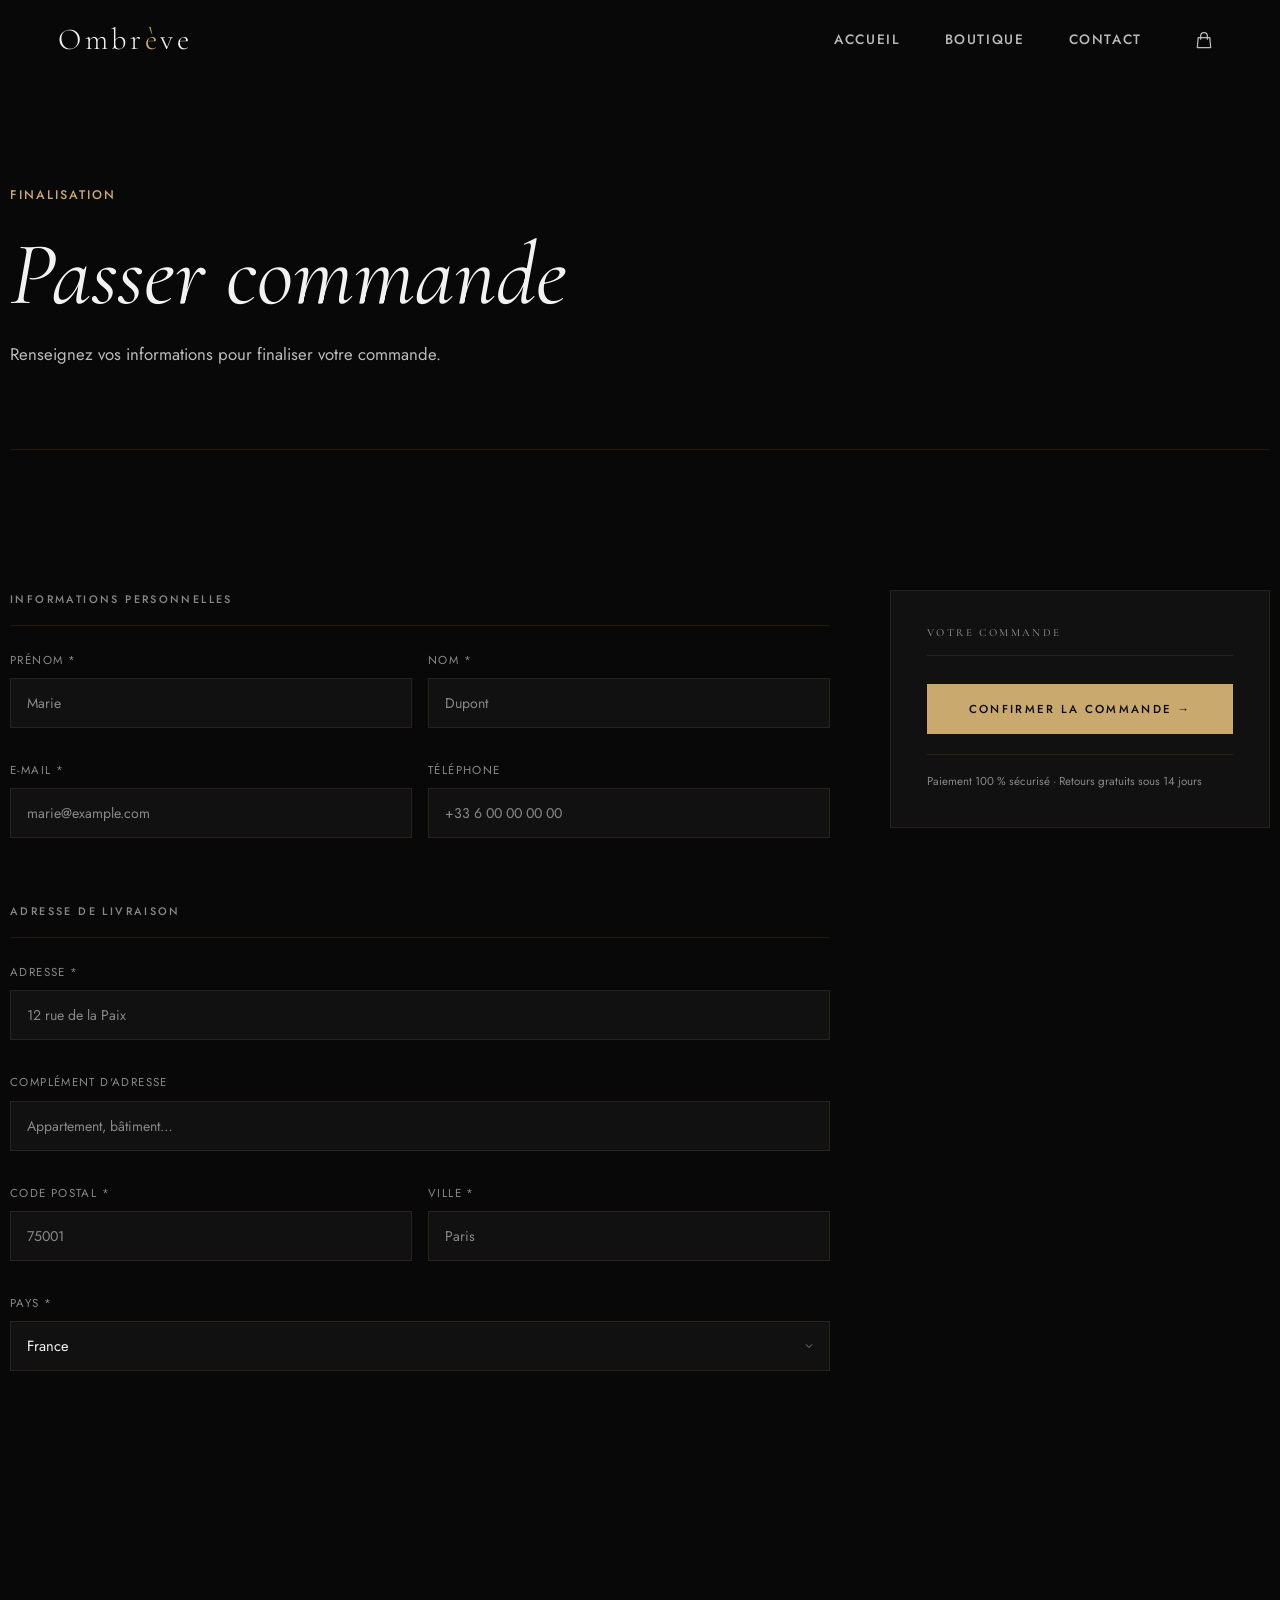
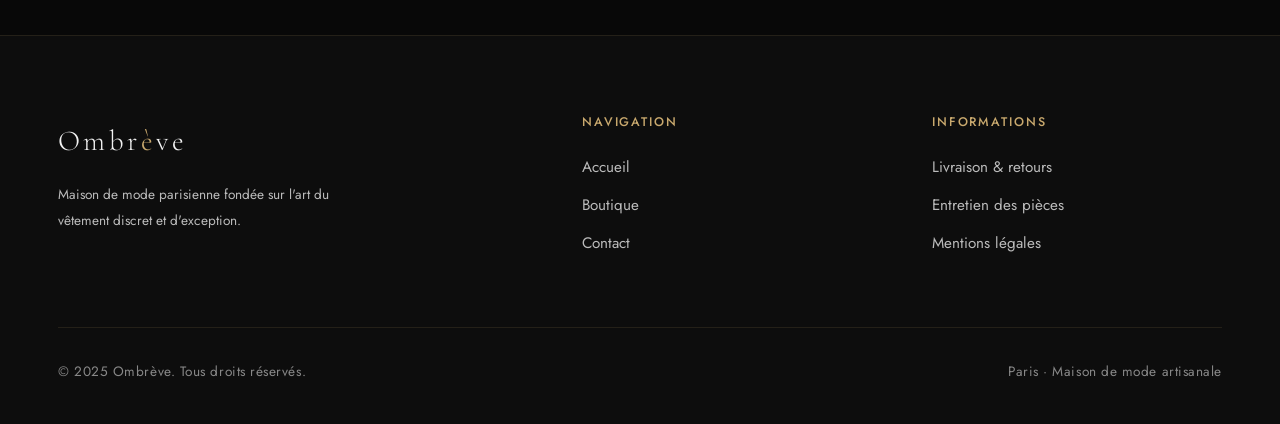
<file: commande.html>
<!DOCTYPE html>
<html lang="fr">
<head>
  <meta charset="UTF-8" />
  <meta name="viewport" content="width=device-width, initial-scale=1.0" />
  <title>Passer commande — Ombrève</title>
  <link rel="stylesheet" href="style.css" />
  <style>
    /* ── LAYOUT ─────────────────────────────────────── */
    .commande-layout {
      display: grid;
      grid-template-columns: 1fr 380px;
      gap: 60px;
      align-items: start;
      padding: 60px 0 120px;
    }

    /* ── FORMULAIRE ─────────────────────────────────── */
    .form-section {
      margin-bottom: 48px;
    }
    .form-section__title {
      font-size: 0.68rem;
      font-weight: 500;
      letter-spacing: 0.22em;
      text-transform: uppercase;
      color: var(--text-3);
      margin-bottom: 24px;
      padding-bottom: 16px;
      border-bottom: 1px solid var(--border);
    }
    .form-row {
      display: grid;
      grid-template-columns: 1fr 1fr;
      gap: 16px;
    }
    .form-group {
      display: flex;
      flex-direction: column;
      gap: 8px;
      margin-bottom: 16px;
    }
    .form-group--full { grid-column: 1 / -1; }
    label {
      font-size: 0.72rem;
      letter-spacing: 0.12em;
      text-transform: uppercase;
      color: var(--text-3);
    }
    input, select {
      background: var(--bg-card);
      border: 1px solid var(--border);
      color: var(--text);
      padding: 13px 16px;
      font-size: 0.92rem;
      font-family: var(--font-body);
      outline: none;
      transition: border-color 0.25s ease;
      width: 100%;
      box-sizing: border-box;
      appearance: none;
    }
    input:focus, select:focus {
      border-color: var(--gold-dark);
    }
    input::placeholder { color: var(--text-3); font-size: 0.88rem; }
    select { background-image: url("data:image/svg+xml,%3Csvg xmlns='http://www.w3.org/2000/svg' width='12' height='12' viewBox='0 0 24 24' fill='none' stroke='%23888' stroke-width='2'%3E%3Cpath d='M6 9l6 6 6-6'/%3E%3C/svg%3E"); background-repeat: no-repeat; background-position: right 14px center; padding-right: 36px; }

    /* ── RÉSUMÉ ─────────────────────────────────────── */
    .order-summary {
      background: var(--bg-card);
      border: 1px solid var(--border);
      padding: 36px;
      position: sticky;
      top: 100px;
    }
    .order-summary h3 {
      font-size: 0.68rem;
      font-weight: 500;
      letter-spacing: 0.22em;
      text-transform: uppercase;
      color: var(--text-3);
      margin-bottom: 24px;
      padding-bottom: 16px;
      border-bottom: 1px solid var(--border);
    }
    .summary-items { margin-bottom: 24px; }
    .summary-item {
      display: flex;
      align-items: center;
      gap: 14px;
      padding: 12px 0;
      border-bottom: 1px solid var(--border);
    }
    .summary-item:last-child { border-bottom: none; }
    .summary-item__img {
      width: 54px;
      aspect-ratio: 3/4;
      overflow: hidden;
      flex-shrink: 0;
    }
    .summary-item__img img {
      width: 100%; height: 100%;
      object-fit: cover; object-position: center top;
      filter: brightness(0.9);
    }
    .summary-item__name {
      font-family: var(--font-title);
      font-style: italic;
      font-size: 1rem;
      color: var(--text);
      flex: 1;
    }
    .summary-item__price {
      font-size: 0.88rem;
      color: var(--gold);
      flex-shrink: 0;
    }
    .summary-totals .total-row {
      display: flex;
      justify-content: space-between;
      padding: 10px 0;
      font-size: 0.85rem;
      color: var(--text-2);
      border-bottom: 1px solid var(--border);
    }
    .summary-totals .total-row:last-child { border-bottom: none; }
    .summary-totals .total-row em { color: #7dcfa0; font-style: normal; font-size: 0.78rem; }
    .total-row--final {
      font-family: var(--font-title);
      font-size: 1.3rem !important;
      color: var(--text) !important;
      padding-top: 16px !important;
      margin-top: 4px;
    }
    .total-row--final span:last-child { color: var(--gold); }

    /* ── BOUTON ─────────────────────────────────────── */
    .confirm-btn {
      display: block;
      width: 100%;
      margin-top: 28px;
      padding: 17px;
      background: var(--gold);
      color: #080808;
      font-size: 0.72rem;
      font-weight: 500;
      letter-spacing: 0.2em;
      text-transform: uppercase;
      border: none;
      cursor: pointer;
      transition: background 0.3s ease;
      text-align: center;
    }
    .confirm-btn:hover { background: var(--gold-light); }
    .confirm-btn:disabled {
      opacity: 0.4;
      cursor: not-allowed;
      background: var(--gold);
    }

    /* ── CONFIRMATION ───────────────────────────────── */
    #confirmationMsg {
      display: none;
      text-align: center;
      padding: 80px 40px;
      grid-column: 1 / -1;
    }
    #confirmationMsg .confirm-icon {
      font-size: 3rem;
      color: var(--gold);
      margin-bottom: 24px;
    }
    #confirmationMsg h2 {
      font-family: var(--font-title);
      font-style: italic;
      font-size: 2.4rem;
      margin-bottom: 16px;
    }
    #confirmationMsg p { color: var(--text-2); font-size: 0.95rem; margin-bottom: 36px; line-height: 1.8; }

    .form-error {
      font-size: 0.72rem;
      color: #e06060;
      margin-top: 4px;
      display: none;
    }
    input.invalid { border-color: #e06060; }

    @media (max-width: 900px) {
      .commande-layout { grid-template-columns: 1fr; gap: 40px; }
      .order-summary { position: static; }
    }
    @media (max-width: 560px) {
      .form-row { grid-template-columns: 1fr; }
    }
  </style>
</head>
<body>

  <!-- NAV -->
  <nav class="nav">
    <div class="container">
      <div class="nav__inner">
        <a href="index.html" class="nav__logo">Ombr<em>è</em>ve</a>
        <div class="nav__links" id="navLinks">
          <a href="index.html">Accueil</a>
          <a href="boutique.html">Boutique</a>
          <a href="contact.html">Contact</a>
          <a href="panier.html" class="nav__cart">
            <svg width="20" height="20" fill="none" stroke="currentColor" viewBox="0 0 24 24"><path stroke-linecap="round" stroke-linejoin="round" stroke-width="1.5" d="M16 11V7a4 4 0 00-8 0v4M5 9h14l1 12H4L5 9z"/></svg>
            <span class="cart-count">0</span>
          </a>
        </div>
        <button class="nav__hamburger" id="hamburger" aria-label="Menu" aria-expanded="false">
          <span></span><span></span><span></span>
        </button>
      </div>
      <div class="nav__mobile" id="mobileMenu">
        <a href="index.html">Accueil</a>
        <a href="boutique.html">Boutique</a>
        <a href="contact.html">Contact</a>
        <a href="panier.html">Mon panier</a>
      </div>
    </div>
  </nav>

  <!-- PAGE HERO -->
  <div class="page-hero container fade-up">
    <span class="tag">Finalisation</span>
    <h1>Passer commande</h1>
    <p>Renseignez vos informations pour finaliser votre commande.</p>
  </div>

  <!-- CONTENU -->
  <section class="section--sm container">
    <div class="commande-layout" id="commandeLayout">

      <!-- FORMULAIRE -->
      <form id="orderForm" novalidate>

        <!-- Identité -->
        <div class="form-section">
          <p class="form-section__title">Informations personnelles</p>
          <div class="form-row">
            <div class="form-group">
              <label for="prenom">Prénom *</label>
              <input type="text" id="prenom" placeholder="Marie" required />
              <span class="form-error">Champ requis.</span>
            </div>
            <div class="form-group">
              <label for="nom">Nom *</label>
              <input type="text" id="nom" placeholder="Dupont" required />
              <span class="form-error">Champ requis.</span>
            </div>
            <div class="form-group">
              <label for="email">E-mail *</label>
              <input type="email" id="email" placeholder="marie@example.com" required />
              <span class="form-error">Adresse e-mail invalide.</span>
            </div>
            <div class="form-group">
              <label for="telephone">Téléphone</label>
              <input type="tel" id="telephone" placeholder="+33 6 00 00 00 00" />
            </div>
          </div>
        </div>

        <!-- Livraison -->
        <div class="form-section">
          <p class="form-section__title">Adresse de livraison</p>
          <div class="form-row">
            <div class="form-group form-group--full">
              <label for="adresse">Adresse *</label>
              <input type="text" id="adresse" placeholder="12 rue de la Paix" required />
              <span class="form-error">Champ requis.</span>
            </div>
            <div class="form-group form-group--full">
              <label for="complement">Complément d'adresse</label>
              <input type="text" id="complement" placeholder="Appartement, bâtiment…" />
            </div>
            <div class="form-group">
              <label for="codePostal">Code postal *</label>
              <input type="text" id="codePostal" placeholder="75001" required />
              <span class="form-error">Champ requis.</span>
            </div>
            <div class="form-group">
              <label for="ville">Ville *</label>
              <input type="text" id="ville" placeholder="Paris" required />
              <span class="form-error">Champ requis.</span>
            </div>
            <div class="form-group form-group--full">
              <label for="pays">Pays *</label>
              <select id="pays" required>
                <option value="FR">France</option>
                <option value="BE">Belgique</option>
                <option value="CH">Suisse</option>
                <option value="LU">Luxembourg</option>
                <option value="MC">Monaco</option>
                <option value="other">Autre pays</option>
              </select>
            </div>
          </div>
        </div>


      </form>

      <!-- RÉSUMÉ COMMANDE -->
      <div class="order-summary">
        <h3>Votre commande</h3>
        <div class="summary-items" id="summaryItems"></div>
        <div class="summary-totals" id="summaryTotals"></div>
        <button class="confirm-btn" id="confirmBtn" type="button">Confirmer la commande →</button>
        <div class="summary-note" style="margin-top:20px;padding-top:16px;border-top:1px solid var(--border);font-size:0.72rem;color:var(--text-3);line-height:1.75">
          Paiement 100 % sécurisé · Retours gratuits sous 14 jours
        </div>
      </div>

      <!-- CONFIRMATION -->
      <div id="confirmationMsg">
        <div class="confirm-icon">✓</div>
        <h2>Commande confirmée</h2>
        <p>Merci pour votre commande.<br>Vous recevrez une confirmation par e-mail sous peu.<br>Nos équipes préparent votre colis avec soin.</p>
        <a href="boutique.html" class="btn btn--outline">Retour à la boutique</a>
      </div>

    </div>
  </section>

  <!-- FOOTER -->
  <footer class="footer">
    <div class="container">
      <div class="footer__inner">
        <div class="footer__brand">
          <a href="index.html" class="footer__logo">Ombr<em>è</em>ve</a>
          <p>Maison de mode parisienne fondée sur l'art du vêtement discret et d'exception.</p>
        </div>
        <div class="footer__col">
          <h4>Navigation</h4>
          <ul>
            <li><a href="index.html">Accueil</a></li>
            <li><a href="boutique.html">Boutique</a></li>
            <li><a href="contact.html">Contact</a></li>
          </ul>
        </div>
        <div class="footer__col">
          <h4>Informations</h4>
          <ul>
            <li><a href="#">Livraison & retours</a></li>
            <li><a href="#">Entretien des pièces</a></li>
            <li><a href="#">Mentions légales</a></li>
          </ul>
        </div>
      </div>
      <div class="footer__bottom">
        <span>© 2025 Ombrève. Tous droits réservés.</span>
        <span>Paris · Maison de mode artisanale</span>
      </div>
    </div>
  </footer>

  <script src="script.js"></script>
  <script>
    // Afficher le résumé de commande depuis le panier
    const cart = JSON.parse(localStorage.getItem('ombreveCart') || '[]');
    const summaryItems = document.getElementById('summaryItems');
    const summaryTotals = document.getElementById('summaryTotals');

    if (cart.length === 0) {
      summaryItems.innerHTML = '<p style="color:var(--text-3);font-size:0.88rem">Panier vide.</p>';
    } else {
      let total = 0;
      cart.forEach(item => {
        const price = parseFloat(item.price);
        const subtotal = price * (item.qty || 1);
        total += subtotal;
        summaryItems.innerHTML += `
          <div class="summary-item">
            <div class="summary-item__img"><img src="${item.img || ''}" alt="${item.name}" /></div>
            <span class="summary-item__name">${item.name}${item.size ? ' · ' + item.size : ''}</span>
            <span class="summary-item__price">${subtotal.toLocaleString('fr-FR')} €</span>
          </div>`;
      });
      const livraison = total >= 200 ? 'Offerte' : '9,90 €';
      const livraisonVal = total >= 200 ? 0 : 9.90;
      summaryTotals.innerHTML = `
        <div class="total-row"><span>Sous-total</span><span>${total.toLocaleString('fr-FR')} €</span></div>
        <div class="total-row"><span>Livraison</span><span><em>${livraison}</em></span></div>
        <div class="total-row total-row--final"><span>Total</span><span>${(total + livraisonVal).toLocaleString('fr-FR')} €</span></div>`;
    }

    // Validation et soumission
    document.getElementById('confirmBtn').addEventListener('click', () => {
      const form = document.getElementById('orderForm');
      const required = form.querySelectorAll('[required]');
      let valid = true;

      required.forEach(field => {
        const err = field.nextElementSibling;
        field.classList.remove('invalid');
        if (err) err.style.display = 'none';

        if (!field.value.trim()) {
          valid = false;
          field.classList.add('invalid');
          if (err) err.style.display = 'block';
        } else if (field.type === 'email' && !/^[^\s@]+@[^\s@]+\.[^\s@]+$/.test(field.value)) {
          valid = false;
          field.classList.add('invalid');
          if (err) err.style.display = 'block';
      });

      if (valid) {
        localStorage.removeItem('ombreveCart');
        document.getElementById('commandeLayout').querySelectorAll(':scope > *:not(#confirmationMsg)').forEach(el => el.style.display = 'none');
        const msg = document.getElementById('confirmationMsg');
        msg.style.display = 'block';
        window.scrollTo({ top: 0, behavior: 'smooth' });
      }
    });
  </script>
</body>
</html>
</file>
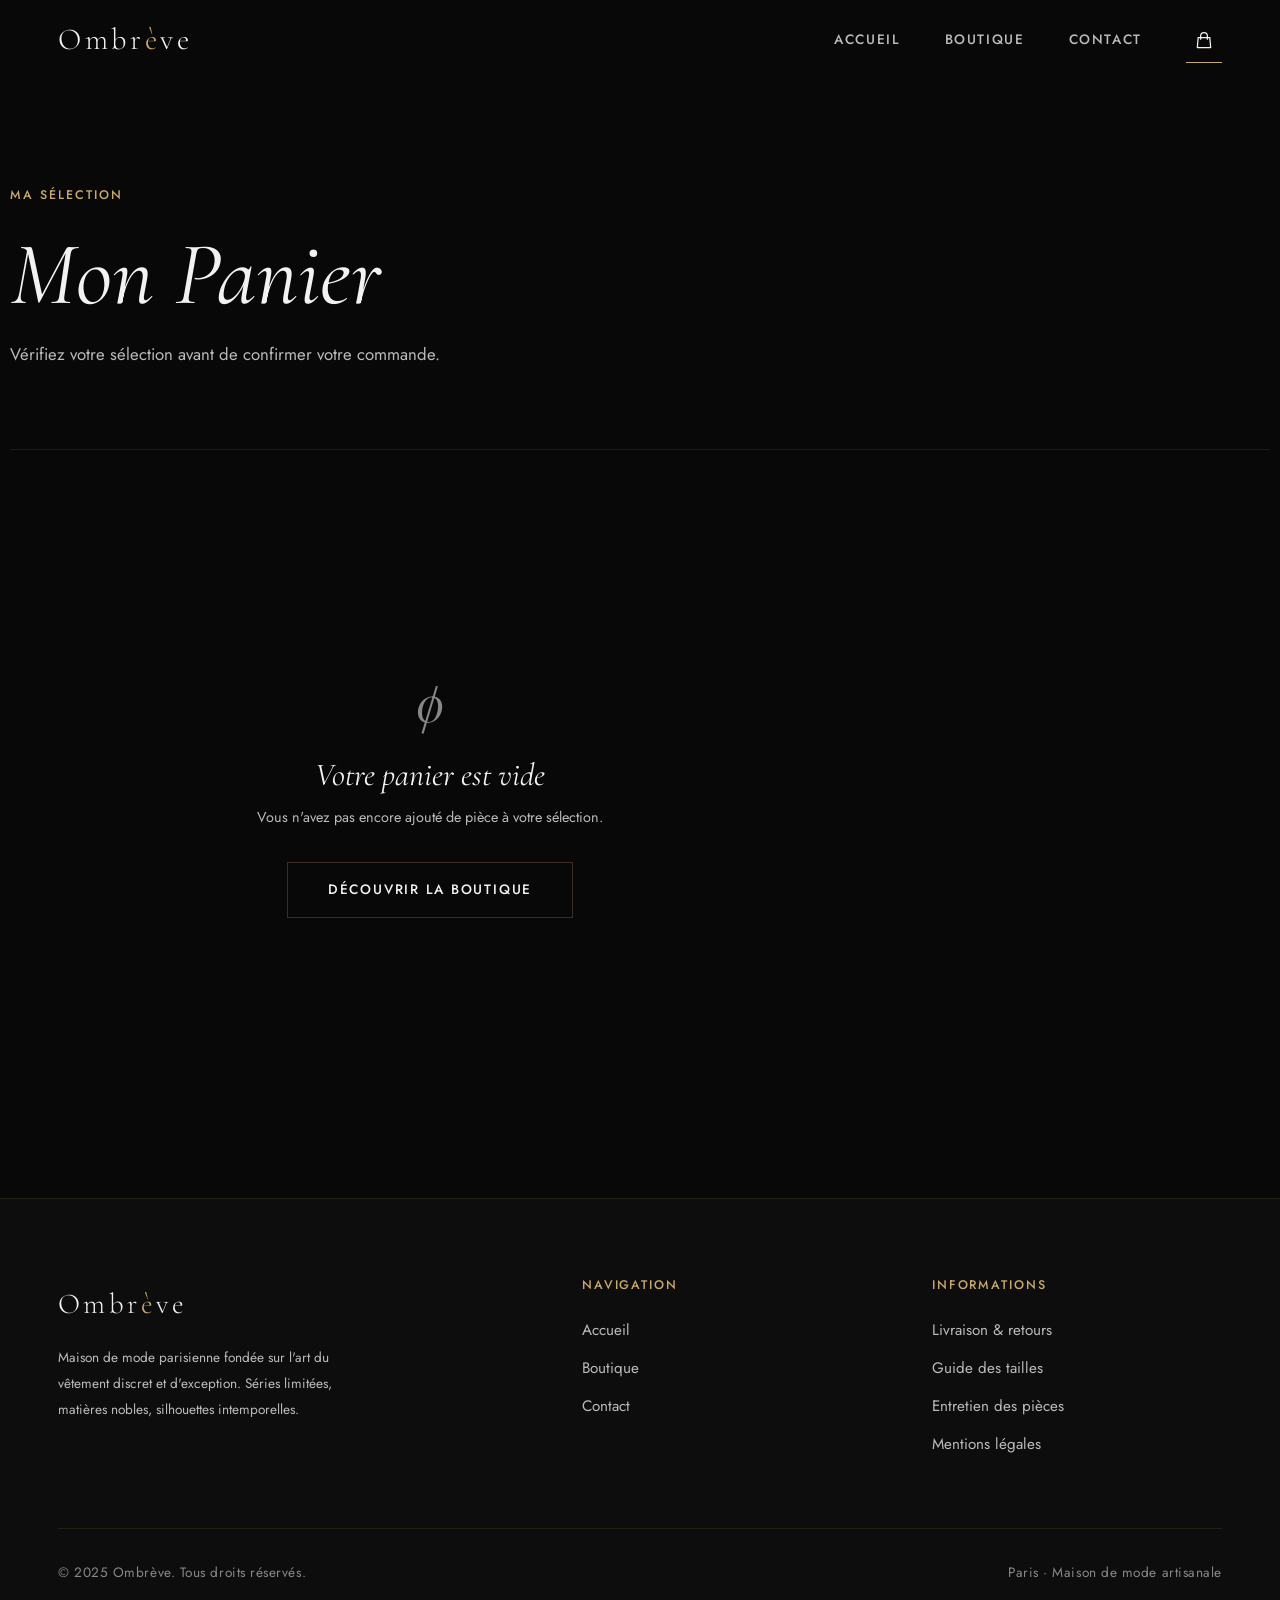
<file: panier.html>
<!DOCTYPE html>
<html lang="fr">
<head>
  <meta charset="UTF-8" />
  <meta name="viewport" content="width=device-width, initial-scale=1.0" />
  <title>Mon Panier — Ombrève</title>
  <link rel="stylesheet" href="style.css" />
  <style>
    /* ── LAYOUT PANIER ─────────────────────────────── */
    .panier-layout {
      display: grid;
      grid-template-columns: 1fr 360px;
      gap: 60px;
      align-items: start;
      padding: 60px 0 120px;
    }

    /* ── ITEMS ─────────────────────────────────────── */
    .cart-item {
      display: grid;
      grid-template-columns: 100px 1fr auto auto auto;
      gap: 28px;
      align-items: center;
      padding: 28px 0;
      border-bottom: 1px solid var(--border);
    }
    .cart-item:first-child { border-top: 1px solid var(--border); }

    .cart-item__img {
      width: 100px;
      aspect-ratio: 3/4;
      overflow: hidden;
      flex-shrink: 0;
    }
    .cart-item__img img {
      width: 100%;
      height: 100%;
      object-fit: cover;
      object-position: center top;
      display: block;
      filter: brightness(0.9);
    }

    .cart-item__info { min-width: 0; }
    .cart-item__cat {
      font-size: 0.62rem;
      letter-spacing: 0.18em;
      text-transform: uppercase;
      color: var(--text-3);
      margin-bottom: 4px;
    }
    .cart-item__name {
      font-family: var(--font-title);
      font-style: italic;
      font-size: 1.3rem;
      color: var(--text);
      margin-bottom: 6px;
    }
    .cart-item__price-unit {
      font-size: 0.82rem;
      color: var(--text-3);
    }

    .cart-item__qty {
      display: flex;
      align-items: center;
      gap: 0;
      border: 1px solid var(--border);
    }
    .qty-btn {
      width: 34px;
      height: 34px;
      background: transparent;
      border: none;
      color: var(--text-2);
      font-size: 1.1rem;
      display: flex;
      align-items: center;
      justify-content: center;
      cursor: pointer;
      transition: color 0.2s ease, background 0.2s ease;
    }
    .qty-btn:hover { color: var(--gold); background: rgba(201,169,110,0.06); }
    .qty-value {
      width: 36px;
      text-align: center;
      font-size: 0.85rem;
      color: var(--text);
      border-left: 1px solid var(--border);
      border-right: 1px solid var(--border);
      line-height: 34px;
    }

    .cart-item__subtotal {
      font-family: var(--font-title);
      font-size: 1.2rem;
      color: var(--gold);
      min-width: 80px;
      text-align: right;
    }

    .cart-item__remove {
      background: none;
      border: none;
      color: var(--text-3);
      width: 32px;
      height: 32px;
      display: flex;
      align-items: center;
      justify-content: center;
      transition: color 0.2s ease;
      cursor: pointer;
      flex-shrink: 0;
    }
    .cart-item__remove:hover { color: #e06060; }

    /* ── EMPTY STATE ───────────────────────────────── */
    #cartEmpty {
      display: none;
      text-align: center;
      padding: 80px 0;
      grid-column: 1 / -1;
    }
    #cartEmpty .empty-icon {
      font-family: var(--font-title);
      font-size: 4rem;
      font-style: italic;
      color: var(--text-3);
      margin-bottom: 24px;
      line-height: 1;
    }
    #cartEmpty h2 {
      font-size: 2rem;
      font-style: italic;
      margin-bottom: 12px;
    }
    #cartEmpty p { color: var(--text-2); font-size: 0.9rem; margin-bottom: 32px; }

    /* ── RÉSUMÉ COMMANDE ───────────────────────────── */
    .cart-summary {
      background: var(--bg-card);
      border: 1px solid var(--border);
      padding: 36px;
      position: sticky;
      top: 100px;
    }
    .cart-summary h3 {
      font-size: 0.68rem;
      font-weight: 500;
      letter-spacing: 0.22em;
      text-transform: uppercase;
      color: var(--text-3);
      margin-bottom: 28px;
      padding-bottom: 20px;
      border-bottom: 1px solid var(--border);
    }

    .total-row {
      display: flex;
      justify-content: space-between;
      align-items: center;
      padding: 10px 0;
      font-size: 0.85rem;
      color: var(--text-2);
      border-bottom: 1px solid var(--border);
    }
    .total-row:last-child { border-bottom: none; }
    .total-row em { color: #7dcfa0; font-style: normal; font-size: 0.78rem; }
    .total-row--final {
      font-family: var(--font-title);
      font-size: 1.3rem;
      color: var(--text);
      padding-top: 16px;
      margin-top: 4px;
    }
    .total-row--final span:last-child { color: var(--gold); }

    .checkout-btn {
      display: block;
      width: 100%;
      margin-top: 24px;
      padding: 17px;
      background: var(--gold);
      color: #080808;
      font-size: 0.72rem;
      font-weight: 500;
      letter-spacing: 0.2em;
      text-transform: uppercase;
      border: none;
      cursor: pointer;
      transition: background 0.3s ease;
      text-align: center;
      text-decoration: none;
    }
    .checkout-btn:hover { background: var(--gold-light); }

    .continue-link {
      display: block;
      text-align: center;
      margin-top: 16px;
      font-size: 0.7rem;
      letter-spacing: 0.16em;
      text-transform: uppercase;
      color: var(--text-3);
      transition: color 0.2s ease;
    }
    .continue-link:hover { color: var(--text-2); }

    .summary-note {
      margin-top: 24px;
      padding-top: 20px;
      border-top: 1px solid var(--border);
      font-size: 0.75rem;
      color: var(--text-3);
      line-height: 1.75;
    }

    @media (max-width: 900px) {
      .panier-layout { grid-template-columns: 1fr; gap: 40px; }
      .cart-summary { position: static; }
    }
    @media (max-width: 600px) {
      .cart-item { grid-template-columns: 80px 1fr; grid-template-rows: auto auto; }
      .cart-item__img { width: 80px; }
      .cart-item__qty { grid-column: 2; }
      .cart-item__subtotal { grid-column: 2; text-align: left; }
      .cart-item__remove { grid-column: 1; grid-row: 1; justify-self: end; margin-top: 4px; }
    }
  </style>
</head>
<body>

  <!-- NAV -->
  <nav class="nav">
    <div class="container">
      <div class="nav__inner">
        <a href="index.html" class="nav__logo">Ombr<em>è</em>ve</a>
        <div class="nav__links" id="navLinks">
          <a href="index.html">Accueil</a>
          <a href="boutique.html">Boutique</a>
          <a href="contact.html">Contact</a>
          <a href="panier.html" class="nav__cart active">
            <svg width="20" height="20" fill="none" stroke="currentColor" viewBox="0 0 24 24"><path stroke-linecap="round" stroke-linejoin="round" stroke-width="1.5" d="M16 11V7a4 4 0 00-8 0v4M5 9h14l1 12H4L5 9z"/></svg>
            <span class="cart-count">0</span>
          </a>
        </div>
        <button class="nav__hamburger" id="hamburger" aria-label="Menu" aria-expanded="false">
          <span></span><span></span><span></span>
        </button>
      </div>
      <div class="nav__mobile" id="mobileMenu">
        <a href="index.html">Accueil</a>
        <a href="boutique.html">Boutique</a>
        <a href="contact.html">Contact</a>
        <a href="panier.html">Mon panier</a>
      </div>
    </div>
  </nav>

  <!-- PAGE HERO -->
  <div class="page-hero container fade-up">
    <span class="tag">Ma sélection</span>
    <h1>Mon Panier</h1>
    <p>Vérifiez votre sélection avant de confirmer votre commande.</p>
  </div>

  <!-- PANIER -->
  <section class="section--sm container">
    <div class="panier-layout">

      <!-- Liste articles -->
      <div>
        <!-- État vide -->
        <div id="cartEmpty">
          <div class="empty-icon">∅</div>
          <h2>Votre panier est vide</h2>
          <p>Vous n'avez pas encore ajouté de pièce à votre sélection.</p>
          <a href="boutique.html" class="btn btn--outline">Découvrir la boutique</a>
        </div>
        <!-- Articles -->
        <div id="cartItems"></div>
      </div>

      <!-- Résumé -->
      <div id="cartSummary" style="display:none">
        <div class="cart-summary">
          <h3>Récapitulatif</h3>
          <div id="cartTotal"></div>
          <a href="commande.html" class="checkout-btn">Passer commande →</a>
          <a href="boutique.html" class="continue-link">← Continuer mes achats</a>
          <div class="summary-note">
            Livraison offerte dès 200 € d'achat · Retours gratuits sous 14 jours · Paiement 100 % sécurisé
          </div>
        </div>
      </div>

    </div>
  </section>

  <!-- FOOTER -->
  <footer class="footer">
    <div class="container">
      <div class="footer__inner">
        <div class="footer__brand">
          <a href="index.html" class="footer__logo">Ombr<em>è</em>ve</a>
          <p>Maison de mode parisienne fondée sur l'art du vêtement discret et d'exception. Séries limitées, matières nobles, silhouettes intemporelles.</p>
        </div>
        <div class="footer__col">
          <h4>Navigation</h4>
          <ul>
            <li><a href="index.html">Accueil</a></li>
            <li><a href="boutique.html">Boutique</a></li>
            <li><a href="contact.html">Contact</a></li>
          </ul>
        </div>
        <div class="footer__col">
          <h4>Informations</h4>
          <ul>
            <li><a href="#">Livraison & retours</a></li>
            <li><a href="#">Guide des tailles</a></li>
            <li><a href="#">Entretien des pièces</a></li>
            <li><a href="#">Mentions légales</a></li>
          </ul>
        </div>
      </div>
      <div class="footer__bottom">
        <span>© 2025 Ombrève. Tous droits réservés.</span>
        <span>Paris · Maison de mode artisanale</span>
      </div>
    </div>
  </footer>

  <script src="script.js"></script>
</body>
</html>
</file>
<file: style.css>
@import url('https://fonts.googleapis.com/css2?family=Cormorant+Garamond:ital,wght@0,300;0,400;0,500;1,300;1,400;1,500&family=Jost:wght@300;400;500&display=swap');

/* ── VARIABLES ───────────────────────────────────────── */
:root {
  --bg:         #080808;
  --bg-2:       #0D0D0D;
  --bg-card:    #111111;
  --text:       #F2F2F2;
  --text-2:     #BBBBBB;
  --text-3:     #888888;
  --gold:       #C9A96E;
  --gold-light: #E8D5A8;
  --gold-dark:  #8B7355;
  --border:     rgba(201, 169, 110, 0.12);
  --border-md:  rgba(201, 169, 110, 0.25);
  --font-title: 'Cormorant Garamond', serif;
  --font-body:  'Jost', sans-serif;
  --transition: 0.4s ease;
  --ease-out:   cubic-bezier(0.22, 1, 0.36, 1);
}

/* ── RESET ───────────────────────────────────────────── */
*, *::before, *::after { box-sizing: border-box; margin: 0; padding: 0; }
html { scroll-behavior: smooth; }
body {
  background: var(--bg);
  color: var(--text);
  font-family: var(--font-body);
  font-weight: 400;
  line-height: 1.75;
  -webkit-font-smoothing: antialiased;
}
img { display: block; max-width: 100%; }
a { color: inherit; text-decoration: none; }
button { cursor: pointer; font-family: var(--font-body); }
ul { list-style: none; }

/* ── LAYOUT ──────────────────────────────────────────── */
.container { max-width: 1260px; margin: 0 auto; padding: 0 48px; }
.section    { padding: 120px 0; }
.section--sm { padding: 80px 0; }

/* ── TYPE ────────────────────────────────────────────── */
h1, h2, h3, h4 { font-family: var(--font-title); font-weight: 400; line-height: 1.08; }
h1 { font-size: clamp(3.2rem, 7vw, 7rem); }
h2 { font-size: clamp(2rem, 4vw, 3.4rem); }
h3 { font-size: 1.6rem; }

.tag {
  display: inline-block;
  font-size: 0.78rem;
  font-weight: 500;
  letter-spacing: 0.16em;
  text-transform: uppercase;
  color: var(--gold);
  margin-bottom: 20px;
}

/* ── BUTTONS ─────────────────────────────────────────── */
.btn {
  display: inline-block;
  font-family: var(--font-body);
  font-size: 0.85rem;
  font-weight: 500;
  letter-spacing: 0.13em;
  text-transform: uppercase;
  padding: 16px 40px;
  border: none;
  transition: var(--transition);
  cursor: pointer;
}
.btn--gold {
  background: var(--gold);
  color: #080808;
}
.btn--gold:hover { background: var(--gold-light); }

.btn--outline {
  background: transparent;
  border: 1px solid var(--border-md);
  color: var(--text);
  padding: 15px 40px;
}
.btn--outline:hover { border-color: var(--gold); color: var(--gold); }

.btn--text {
  background: none;
  border: none;
  color: var(--text-2);
  padding: 0;
  font-size: 0.85rem;
  letter-spacing: 0.12em;
  text-transform: uppercase;
  position: relative;
  display: inline-block;
}
.btn--text::after {
  content: '';
  position: absolute;
  bottom: -3px; left: 0;
  width: 0; height: 1px;
  background: var(--gold);
  transition: width 0.35s var(--ease-out);
}
.btn--text:hover { color: var(--gold); }
.btn--text:hover::after { width: 100%; }

/* ── NAV ─────────────────────────────────────────────── */
.nav {
  position: fixed;
  top: 0; left: 0; right: 0;
  z-index: 100;
  transition: background 0.5s ease, border-color 0.5s ease;
  border-bottom: 1px solid transparent;
}
.nav.scrolled {
  background: rgba(8, 8, 8, 0.95);
  backdrop-filter: blur(16px);
  -webkit-backdrop-filter: blur(16px);
  border-color: var(--border);
}
.nav__inner {
  display: flex;
  align-items: center;
  justify-content: space-between;
  height: 80px;
}
.nav__logo {
  font-family: var(--font-title);
  font-size: 1.9rem;
  font-weight: 300;
  letter-spacing: 0.12em;
  color: var(--text);
}
.nav__logo em { color: var(--gold); font-style: normal; }

.nav__links {
  display: flex;
  align-items: center;
  gap: 44px;
}
.nav__links a {
  font-size: 0.85rem;
  font-weight: 500;
  letter-spacing: 0.12em;
  text-transform: uppercase;
  color: var(--text-2);
  position: relative;
  transition: color 0.25s ease;
}
.nav__links a::after {
  content: '';
  position: absolute;
  bottom: -5px; left: 0;
  width: 0; height: 1px;
  background: var(--gold);
  transition: width 0.3s var(--ease-out);
}
.nav__links a:hover,
.nav__links a.active { color: var(--text); }
.nav__links a:hover::after,
.nav__links a.active::after { width: 100%; }

.nav__hamburger {
  display: none;
  flex-direction: column;
  gap: 6px;
  background: none;
  border: none;
  padding: 8px;
}
.nav__hamburger span {
  display: block;
  width: 22px;
  height: 1px;
  background: var(--text);
  transition: var(--transition);
}

/* Cart icon */
.nav__cart {
  display: flex;
  align-items: center;
  gap: 7px;
  color: var(--text);
  padding: 8px;
  transition: color 0.25s ease;
  position: relative;
}
.nav__cart:hover { color: var(--gold); }
.nav__cart svg { flex-shrink: 0; }
.cart-count {
  background: var(--gold);
  color: #080808;
  font-size: 0.58rem;
  font-weight: 700;
  font-family: var(--font-body);
  min-width: 18px;
  height: 18px;
  border-radius: 9px;
  padding: 0 5px;
  display: none;
  align-items: center;
  justify-content: center;
  line-height: 1;
}
.nav__hamburger.open span:nth-child(1) { transform: translateY(7px) rotate(45deg); }
.nav__hamburger.open span:nth-child(2) { opacity: 0; }
.nav__hamburger.open span:nth-child(3) { transform: translateY(-7px) rotate(-45deg); }

.nav__mobile {
  display: none;
  flex-direction: column;
  background: rgba(8,8,8,0.98);
  border-top: 1px solid var(--border);
}
.nav__mobile.open { display: flex; }
.nav__mobile a {
  padding: 18px 48px;
  font-size: 0.95rem;
  letter-spacing: 0.12em;
  text-transform: uppercase;
  color: var(--text-2);
  border-bottom: 1px solid var(--border);
  transition: color 0.2s ease;
}
.nav__mobile a:last-child { border-bottom: none; }
.nav__mobile a:hover { color: var(--gold); }

/* ── PAGE HERO (inner pages) ─────────────────────────── */
.page-hero {
  padding: 180px 0 80px;
  border-bottom: 1px solid var(--border);
}
.page-hero h1 { font-style: italic; margin-bottom: 16px; }
.page-hero p { color: var(--text-2); font-size: 1.05rem; max-width: 480px; }

/* ── FOOTER ──────────────────────────────────────────── */
.footer {
  background: var(--bg-2);
  border-top: 1px solid var(--border);
  padding: 80px 0 40px;
}
.footer__inner {
  display: grid;
  grid-template-columns: 1.6fr 1fr 1fr;
  gap: 60px;
  padding-bottom: 60px;
  border-bottom: 1px solid var(--border);
}
.footer__logo {
  font-family: var(--font-title);
  font-size: 1.8rem;
  font-weight: 300;
  letter-spacing: 0.12em;
  color: var(--text);
  margin-bottom: 16px;
  display: block;
}
.footer__logo em { color: var(--gold); font-style: normal; }
.footer__brand p { font-size: 0.85rem; color: var(--text-2); line-height: 1.9; max-width: 280px; }
.footer__col h4 {
  font-family: var(--font-body);
  font-size: 0.78rem;
  font-weight: 500;
  letter-spacing: 0.15em;
  text-transform: uppercase;
  color: var(--gold);
  margin-bottom: 24px;
}
.footer__col ul li { margin-bottom: 10px; }
.footer__col ul li a {
  font-size: 0.95rem;
  color: var(--text-2);
  transition: color 0.2s ease;
}
.footer__col ul li a:hover { color: var(--text); }
.footer__bottom {
  display: flex;
  justify-content: space-between;
  align-items: center;
  padding-top: 32px;
  font-size: 0.85rem;
  color: var(--text-3);
  letter-spacing: 0.04em;
}

/* ── ANIMATIONS ──────────────────────────────────────── */
.fade-up {
  opacity: 0;
  transform: translateY(48px);
  transition: opacity 0.9s var(--ease-out), transform 0.9s var(--ease-out);
}
.fade-up.visible { opacity: 1; transform: translateY(0); }
.fade-up--delay-1 { transition-delay: 0.12s; }
.fade-up--delay-2 { transition-delay: 0.24s; }
.fade-up--delay-3 { transition-delay: 0.36s; }
.fade-in {
  opacity: 0;
  transition: opacity 1.2s ease;
}
.fade-in.visible { opacity: 1; }
.slide-left {
  opacity: 0;
  transform: translateX(-40px);
  transition: opacity 0.9s var(--ease-out), transform 0.9s var(--ease-out);
}
.slide-left.visible { opacity: 1; transform: translateX(0); }
.slide-right {
  opacity: 0;
  transform: translateX(40px);
  transition: opacity 0.9s var(--ease-out), transform 0.9s var(--ease-out);
  transition-delay: 0.15s;
}
.slide-right.visible { opacity: 1; transform: translateX(0); }

/* ── RESPONSIVE ──────────────────────────────────────── */
@media (max-width: 960px) {
  .container { padding: 0 28px; }
  .nav__links { display: none; }
  .nav__hamburger { display: flex; }
  .footer__inner { grid-template-columns: 1fr 1fr; }
}
@media (max-width: 600px) {
  .section { padding: 80px 0; }
  .footer__inner { grid-template-columns: 1fr; gap: 40px; }
  .footer__bottom { flex-direction: column; gap: 10px; text-align: center; }
}
</file>
